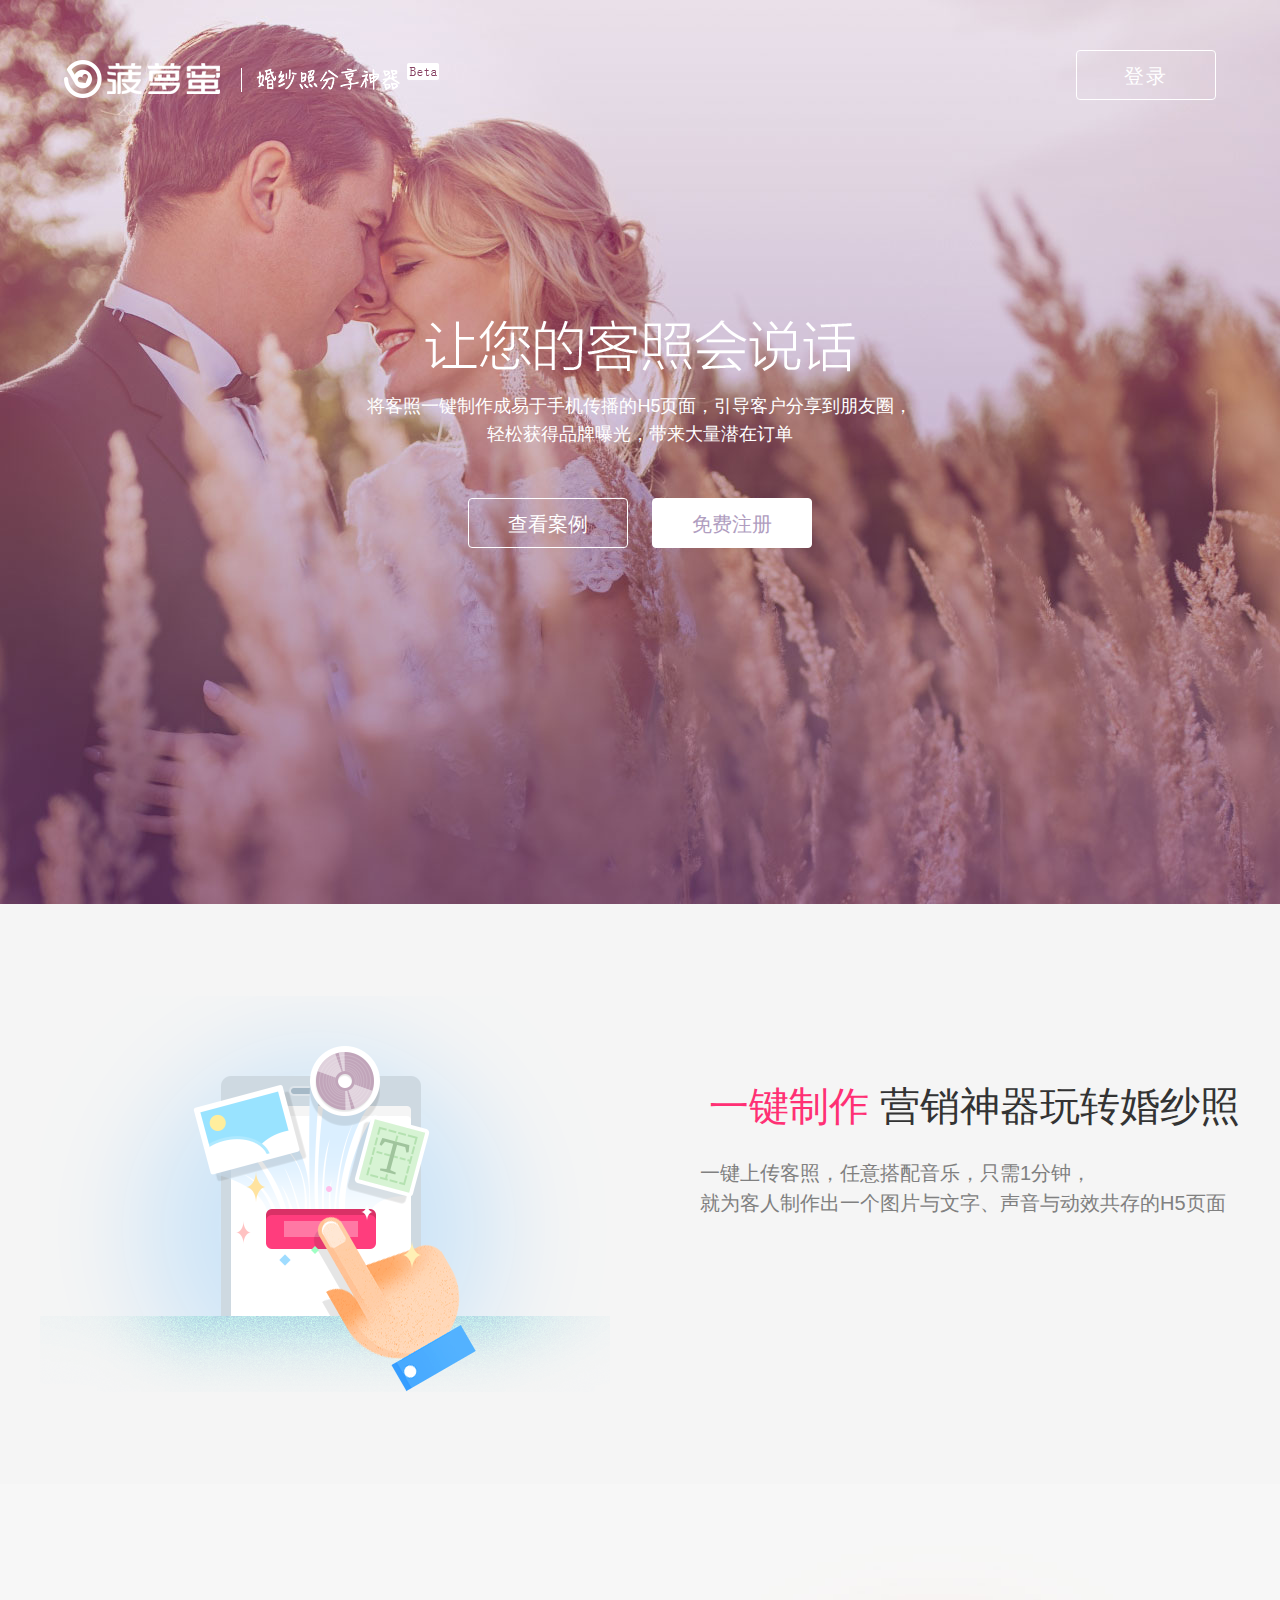
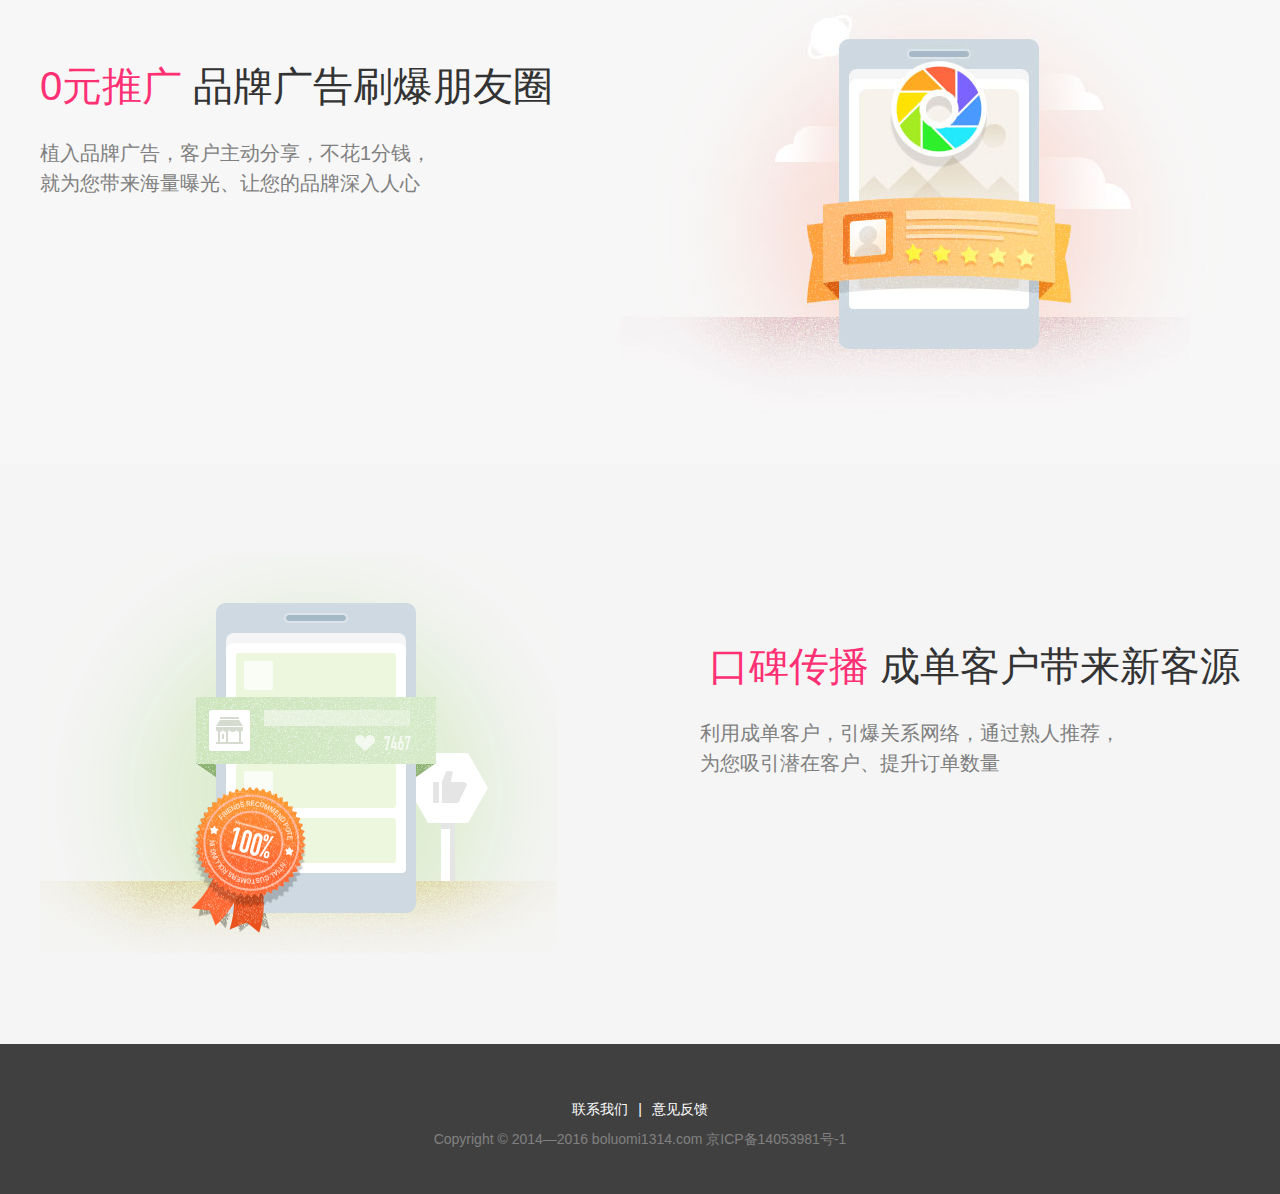
<file: index.html>
<!DOCTYPE html>
<!--[if lt IE 7]>
<html lang="zh" ng-app="myApp" class="no-js lt-ie9 lt-ie8 lt-ie7"> <![endif]-->
<!--[if IE 7]>
<html lang="zh" ng-app="myApp" class="no-js lt-ie9 lt-ie8"> <![endif]-->
<!--[if IE 8]>
<html lang="zh" ng-app="myApp" class="no-js lt-ie9"> <![endif]-->
<!--[if gt IE 8]><!-->
<html lang="zh" ng-app="myApp" class="no-js"> <!--<![endif]-->

<html lang="zh" ng-app="myApp" ng-strict-di>
<head>
    <meta charset="utf-8">
    <meta http-equiv="X-UA-Compatible" content="IE=edge">
    <title>菠萝蜜官网</title>
    <meta name="description" content="">
    <meta name="viewport" content="width=device-width, initial-scale=1">
    <link rel="stylesheet" href="bower_components/bootstrap/dist/css/bootstrap.min.css"/>
    <link rel="stylesheet" href="css/main.css"/>
    <!-- 百度统计代码 -->
    <script>
    var _hmt = _hmt || [];
    (function() {
      var hm = document.createElement("script");
      hm.src = "//hm.baidu.com/hm.js?0776e57fa0dc9aa0ccfdaff776235733";
      var s = document.getElementsByTagName("script")[0]; 
      s.parentNode.insertBefore(hm, s);
    })();
    </script>
     <!-- 百度统计代码 -->
    <script src="http://api.map.baidu.com/api?v=1.5&ak=5U8M51SeGixHSOHsMzKLt1NG" type="text/javascript"></script>
</head>

<script src="bower_components/angular/angular.min.js"></script>
<script src="bower_components/angular-ui-router/release/angular-ui-router.min.js"></script>
<script src="bower_components/angular-bootstrap/ui-bootstrap-tpls.min.js"></script>
<script src="bower_components/angular-animate/angular-animate.min.js"></script>
<script src="bower_components/angular-ui-switch/angular-ui-switch.min.js"></script>
<script src="bower_components/angular-cookies/angular-cookies.min.js"></script>
<script src="bower_components/ng-file-upload/ng-file-upload-all.min.js"></script>
<script src="bower_components/ng-sortable/dist/ng-sortable.min.js"></script>
<script src="bower_components/qrcode-generator/js/qrcode.js"></script>
<script src="bower_components/qrcode-generator/js/qrcode_UTF8.js"></script>
<script src="bower_components/angular-qrcode/angular-qrcode.js"></script>
<script src="bower_components/angular-permission/dist/angular-permission.js"></script>
<script src="bower_components/angular-messages/angular-messages.min.js"></script>
<script src="bower_components/angular-progress-button/src/progress-button.js"></script>
<script src="bower_components/angular-progress-button/src/progress-button.css"></script>
<script src="bower_components/angular-sortable-view/src/angular-sortable-view.min.js"></script>

<link rel="stylesheet" type="text/css" href="bower_components/ng-sortable/dist/ng-sortable.min.css">

<script src="components/version/version.js"></script>
<script src="components/version/version-directive.js"></script>
<script src="components/version/interpolate-filter.js"></script>



<script src="config.js"></script>
<!--<script src="app.js"></script>-->
<script src="min/app.min.js"></script>

<script src="directives/baiduMap.js"></script>
<script src="directives/loginForget.directive.js"></script>
<script src="directives/mapModal.directive.js"></script>


<!--<script src="controllers/app/contents.js"></script>-->
<!--<script src="controllers/admin/admin.js"></script>-->
<!--<script src="controllers/app/app.controller.js"></script>-->


<!--<script src="services/authentication.service.js"></script>-->
<!--<script src="services/flash.service.js"></script>-->
<!--<script src="services/data.service.js"></script>-->
<!--<script src="services/user.service.js"></script>-->
<!--<script src="services/geocoder.service.js"></script>-->
<!--<script src="services/utils.service.js"></script>-->
<script src="min/services.min.js"></script>



<!--<script src="controllers/header/header.controller.js"></script>-->
<!--<script src="controllers/index/index.controller.js"></script>-->
<!--<script src="controllers/login/login.controller.js"></script>-->
<!--<script src="controllers/register/register.controller.js"></script>-->
<!--<script src="controllers/content/content.controller.js"></script>-->
<!--<script src="controllers/sidebar/sidebar.controller.js"></script>-->
<!--<script src="controllers/detail/detail.controller.js"></script>-->
<!--<script src="controllers/brand/brand.controller.js"></script>-->
<!--<script src="controllers/audit/audit.controller.js"></script>-->
<!--<script src="controllers/main/main.controller.js"></script>-->
<!--<script src="controllers/reset_password/resetPassword.controller.js"></script>-->
<!--<script src="controllers/reset_account/resetAccount.controller.js"></script>-->
<!--<script src="controllers/update_password/updatePassword.controller.js"></script>-->
<!--<script src="controllers/information/information.controller.js"></script>-->
<!--<script src="controllers/advertisement/advertisement.controller.js"></script>-->
<!--<script src="controllers/admin/main/adminMain.controller.js"></script>-->
<!--<script src="controllers/admin/login/login.controller.js"></script>-->
<!--<script src="controllers/admin/merchants/merchants.controller.js"></script>-->
<!--<script src="controllers/admin/products/products.controller.js"></script>-->
<!--<script src="controllers/admin/product/product.controller.js"></script>-->
<!--<script src="controllers/admin/merchant/merchant.controller.js"></script>-->
<!--<script src="controllers/preview/preview.controller.js"></script>-->

<script src="min/controllers.min.js"></script>


<body>
<!--[if lt IE 7]>
<p class="browsehappy">You are using an <strong>outdated</strong> browser. Please <a href="http://browsehappy.com/">upgrade
    your browser</a> to improve your experience.</p>
<![endif]-->


<div ng-controller="appController">
    <div ui-view></div>
</div>
<div>
    <div ng-include="'views/footer.view.html'"></div>
</div>
</body>
</html>
</file>
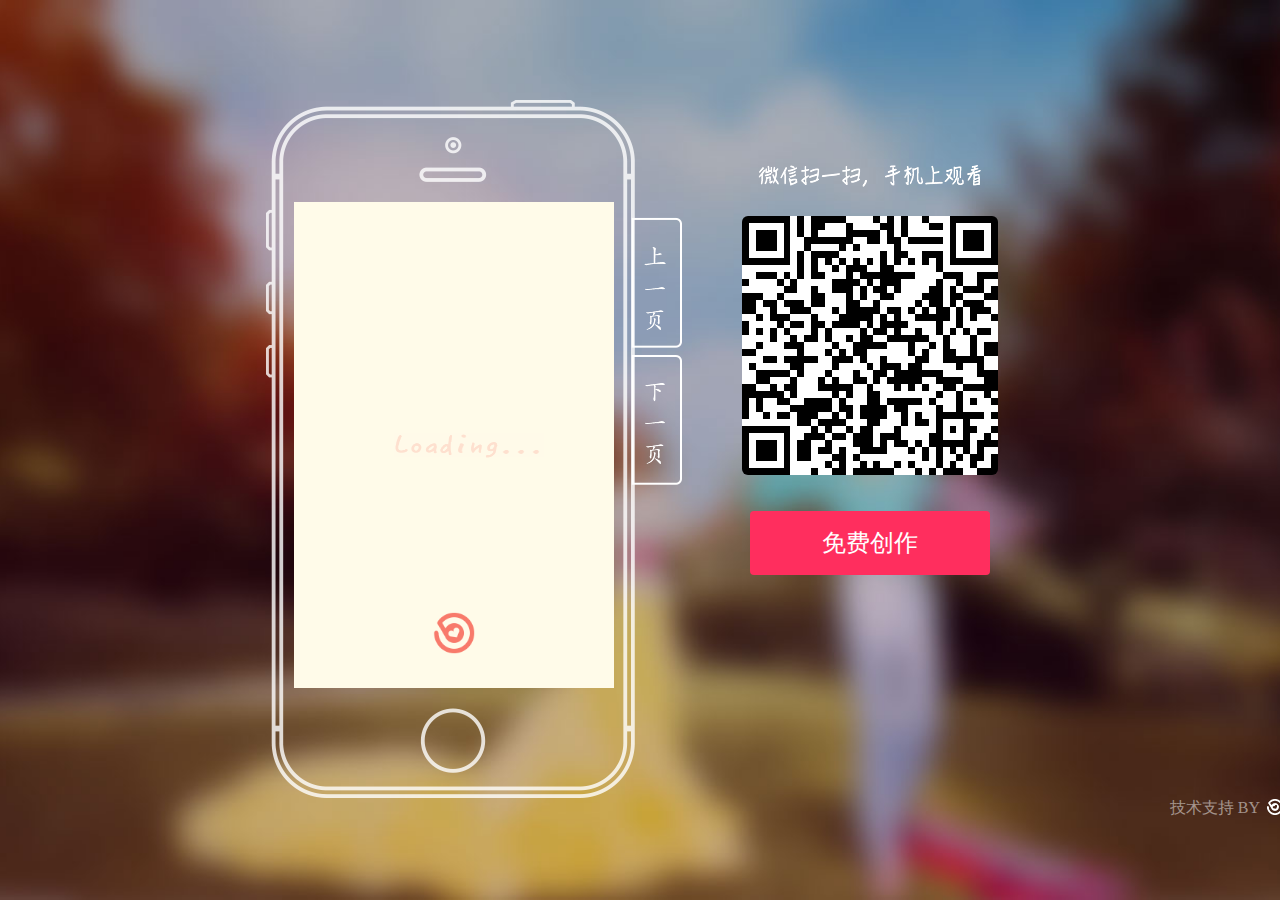
<file: demo/main.html>
<!DOCTYPE html>
<html lang="zh-CN">
<head>
	<meta charset="utf-8" />
	<meta id="eqMobileViewport" name="viewport" content="width=device-width" />
	<meta name="description" content="本作品由菠萝蜜支持创作。菠萝蜜，让您的婚纱照图文并茂、音乐与动效共存，实属分享之神器呀~" />
	<link href="css/islider.css" rel="stylesheet">
	<link href="css/Animation.css" rel="stylesheet">
	<link href="css/mySlider.css" rel="stylesheet">
	<!-- 百度统计代码 -->
	<script>
	var _hmt = _hmt || [];
	(function() {
	  var hm = document.createElement("script");
	  hm.src = "//hm.baidu.com/hm.js?0776e57fa0dc9aa0ccfdaff776235733";
	  var s = document.getElementsByTagName("script")[0]; 
	  s.parentNode.insertBefore(hm, s);
	})();
	</script>
	 <!-- 百度统计代码 -->
	<script src="js/jweixin.js"></script>
	<script src="js/jquery.js"></script>
	<script src="js/islider.js"></script>
	<script src="js/base.js"></script>
	<script src="js/mySlider.js"></script>
	<title></title>
</head>
<body>

	<div class="loading">
		<div class="imgDs">
			<span class="imgDs-1th" style=""></span>
			<span class="imgDs-2th" style=""></span>
			<span class="imgDs-3th" style=""></span>
			<span class="imgDs-4th" style=""></span>
			<span class="imgDs-5th" style=""></span>
			<span class="imgDs-6th" style=""></span>
			<span class="imgDs-7th" style=""></span>
			<span class="imgDs-8th" style=""></span>
			<span class="imgDs-9th" style=""></span>
			<span class="imgDs-10th" style=""></span>
		</div>
		<img class="load_logo" src="./img/load_logo.png"/>
	</div>
	<!-- Outer Canvas 外层画布 -->
	<div id="iSlider-wrapper"></div>
	<!-- <div class="idxIcon" href="img/indexIcon.png"><a href="infoC.html"></a></div> -->
	<div id="audio_btn" class="audioIocn audio-on">
	    <audio loop="loop" src="" id="audio" autoplay="autoplay" preload="preload"></audio>
	</div>
	<div id="iSlider-arrow"><img src="img/btn_arrow.png" /></div>
	<script src="http://api.map.baidu.com/api?v=1.5&ak=5U8M51SeGixHSOHsMzKLt1NG" type="text/javascript"></script>
</body>
</html>
</file>
<file: css/main.css>
@charset "UTF-8";
body,
div,
dl,
dt,
dd,
ul,
ol,
li,
h1,
h2,
h3,
h4,
h5,
h6,
form,
input,
textarea,
p,
th,
td {
  margin: 0;
  padding: 0;
}
address,
em,
strong,
th {
  font-style: normal;
  font-weight: normal;
}
fieldset,
img {
  border: 0;
}
ol,
ul {
  list-style: none;
}
caption,
th {
  text-align: left;
}
h1,
h2,
h3,
h4,
h5,
h6 {
  font-size: 100%;
  font-weight: normal;
}
q:before,
q:after {
  content: '';
}
input,
button {
  background: none;
  border: none;
}
input:focus {
  outline: none;
}
body {
  background: #f5f5f5;
}
a {
  color: #000;
}
a:hover {
  text-decoration: none;
}
a:focus {
  text-decoration: none;
}
.help {
  display: inline-block;
  width: 32px;
  height: 32px;
  background: url(../img/help.png) no-repeat;
  vertical-align: middle;
  cursor: pointer;
}
.music_delete {
  display: inline-block;
  width: 26px;
  height: 26px;
  background: url(../img/delete.png) no-repeat;
  background-size: contain;
  vertical-align: middle;
  cursor: pointer;
}
.b_state_a:hover {
  background-color: #e51f4b;
}
.b_state_a:active {
  background-color: #d3143e;
}
.b_state_b:hover {
  background-color: #ff2b5a;
  color: #fff;
}
.b_state_b:active {
  background-color: #e51f4b;
  color: #fff;
}
.b_state_c:hover {
  background-color: rgba(255, 255, 255, 0.2);
}
.b_state_c:active {
  background-color: rgba(255, 255, 255, 0.5);
}
.b_state_d:hover {
  background-color: rgba(255, 255, 255, 0.8);
}
.b_state_d:active {
  background-color: rgba(255, 255, 255, 0.7);
}
.header {
  background: #fff;
  padding: 20px 0;
  margin-bottom: 40px;
  box-shadow: 0px 0px 2px 1px rgba(0, 0, 0, 0.2);
}
.header h1 {
  float: left;
  margin: 0;
}
.header .b_logo {
  display: block;
  width: 316px;
  height: 38px;
  text-indent: -9999px;
  background: url(../img/manage_bg.png) no-repeat;
}
.header .brand_info {
  float: right;
  line-height: 46px;
}
.header .user_photo {
  float: left;
  width: 46px;
  height: 46px;
  background: url(../img/photo.png);
  border-radius: 50%;
  overflow: hidden;
}
.header h4 {
  float: left;
  height: 46px;
  line-height: 46px;
  font-size: 16px;
  padding: 0 30px 0 18px;
  margin: 0;
}
.header .quit_btn {
  float: left;
  font-size: 14px;
  color: #8d8d8d;
  cursor: pointer;
}
.header .quit_btn:hover {
  color: #FC2453;
}
.user_info_wrap {
  float: left;
}
.user_info_wrap:hover {
  color: #fc2453 !important;
}
.user_info_wrap:focus {
  color: #000;
}
.mana_main {
  width: 1200px;
  margin: 0 auto 50px;
  background: #fff;
  border: 1px solid #dededd;
}
.set_wrap dt {
  height: 20px;
  line-height: 20px;
  text-indent: 110px;
  background: url(../img/icon_1.png) no-repeat;
  background-position: 86px center;
  margin: 16px 0;
  color: #8d8d8d;
}
.set_wrap dt.set_tit {
  background-image: url(../img/icon_2.png);
}
.set_wrap dd {
  height: 42px;
  line-height: 42px;
  text-indent: 110px;
  cursor: pointer;
}
.set_wrap dd.cur {
  background: -webkit-linear-gradient(left, #FB2252, #fe325f);
  background: linear-gradient(left, #FB2252, #fe325f);
  color: #fff;
}
.set_wrap dd.cur:hover {
  background: -webkit-linear-gradient(left, #FB2252, #fe325f);
  background: linear-gradient(left, #FB2252, #fe325f);
  color: #fff;
}
.set_wrap dd:hover {
  color: #383838;
  background: #E0E0E0;
}
.set_wrap dd:active {
  background: -webkit-linear-gradient(left, #FB2252, #fe325f);
  background: linear-gradient(left, #FB2252, #fe325f);
  color: #fff;
}
.curmb {
  width: 820px;
  padding: 20px 0 22px 0;
  margin-bottom: 30px;
  margin-left: 20px;
  border-bottom: 1px solid #dededd;
}
.curmb a {
  color: #5A5959;
}
.footer {
  background: #404040;
  text-align: center;
  padding: 45px 0;
}
.footer p {
  color: #808080;
  padding-top: 10px;
}
.footer .contact-we {
  color: #fff;
}
.footer a {
  color: #fff;
  padding: 0 6px;
}
.i_btn {
  display: inline-block;
  width: 130px;
  height: 42px;
  line-height: 42px;
  color: #fff;
  text-align: center;
  background: -moz-linear-gradient(left, #ff7392, #fe325f);
  background: -webkit-linear-gradient(left, #ff7392, #fe325f);
  background: -o-linear-gradient(left, #ff7392, #fe325f);
  background: linear-gradient(left, #ff7392, #fe325f);
  cursor: pointer;
}
.i_btn:hover {
  color: #fff;
}
.i_btn:focus {
  color: #fff;
}
.col_cont {
  padding-left: 0;
  border-left: 1px solid #dededd;
}
/*.inner{
	width:1200px;
	margin:0 auto;
	.clearfix();
}*/
.my_sider {
  padding: 0;
}
.container {
  padding: 0;
}
.base_info {
  padding-bottom: 30px;
}
/*后台分享*/
.ang_content .edit_wrap .pagination {
  float: left;
  width: 590px;
}
.ang_content .edit_wrap .pagination a {
  margin: 0 6px;
  padding: 6px 20px;
  border-radius: 17px !important;
  color: #000;
}
.ang_content .edit_wrap .pagination a.omit {
  border-color: #fff;
  font-size: 30px;
  line-height: 8px;
}
.ang_content .edit_wrap .pagination a.omit:hover {
  background: #fff;
}
.ang_content .edit_wrap .pagination a:hover {
  background-color: #e6e6e6 !important;
}
.ang_content .edit_wrap .pagination a:active {
  background-color: #cccccc !important;
}
.ang_content .edit_wrap .go_zone {
  float: left;
  width: 236px;
  margin: 20px 0;
  text-align: right;
}
.ang_content .edit_wrap .go_zone input {
  width: 60px;
  height: 34px;
  border: 1px solid #ddd;
  border-radius: 20px;
  margin: 0 10px;
  text-align: center;
}
.ang_content .edit_wrap .go_zone a {
  display: inline-block;
  width: 58px;
  height: 34px;
  line-height: 34px;
  text-align: center;
  border: 1px solid #ddd;
  border-radius: 29px;
  margin-left: 10px;
}
.ang_content .edit_wrap .go_zone a:hover {
  background-color: #e6e6e6;
}
.ang_content .edit_wrap .go_zone a:active {
  background-color: #cccccc;
}
.ang_content .edit_zone {
  width: 890px;
  padding-left: 20px;
  zoom: 1;
}
.ang_content .edit_zone:after {
  content: "";
  display: table;
  clear: both;
}
.ang_content .edit_zone li {
  float: left;
  width: 240px;
  height: 380px;
  margin: 0 50px 50px 0;
  box-shadow: 2px 3px 11px 0px rgba(0, 0, 0, 0.2);
}
.ang_content .edit_zone li.new_pic {
  background: #f2f2f2;
}
.ang_content .edit_zone li.new_pic i {
  display: block;
  width: 140px;
  height: 140px;
  border: 1px dashed #ccc;
  margin: 90px auto 30px;
  background: url(../img/icon_add.png) no-repeat center;
  cursor: pointer;
}
.ang_content .edit_zone li.new_pic p {
  text-align: center;
  color: #8d8d8d;
}
.ang_content .edit_zone .img_box {
  width: 240px;
  height: 240px;
  overflow: hidden;
  position: relative;
  border-radius: 6px;
  border-bottom-left-radius: 0;
  border-bottom-right-radius: 0;
}
.ang_content .edit_zone .img_box img {
  display: block;
}
.ang_content .edit_zone .img_box p {
  position: absolute;
  left: 0;
  bottom: 0;
  width: 100%;
  height: 40px;
  line-height: 40px;
  text-align: center;
  background: rgba(0, 0, 0, 0.4);
  color: #fff;
}
.ang_content .edit_zone h4 {
  text-align: center;
  font-size: 16px;
  padding: 18px 0;
  overflow: hidden;
  text-overflow: ellipsis;
  white-space: nowrap;
}
.ang_content .edit_zone .pic_status {
  text-align: center;
}
.ang_content .edit_zone .pic_status strong {
  font-weight: bold;
}
.ang_content .edit_zone .pic_status strong:nth-of-type(1) {
  margin-right: 13px;
}
.ang_content .edit_zone .btn_zone {
  padding-top: 26px;
  text-align: center;
}
.ang_content .edit_zone .btn_zone a {
  display: inline-block;
  width: 96px;
  height: 28px;
  line-height: 28px;
  border: 1px solid #c9c9c9;
  margin: 0 4px;
  border-radius: 14px;
  text-indent: 20px;
  font-size: 12px;
  color: #8d8d8d;
  background-position: 28px center;
  background-repeat: no-repeat;
}
.ang_content .edit_zone .btn_zone a.edit {
  background-image: url(../img/icon_pencil.png);
}
.ang_content .edit_zone .btn_zone a.delete {
  background-image: url(../img/icon_delete.png);
}
.ang_content .edit_zone .btn_zone a:hover {
  background-color: #e6e6e6;
}
.ang_content .edit_zone .btn_zone a:active {
  background-color: #cccccc;
}
.ang_content .mana_page {
  padding: 0 0 20px 20px;
  zoom: 1;
}
.ang_content .mana_page:after {
  content: "";
  display: table;
  clear: both;
}
.ang_content .pagination > .active > a,
.ang_content .pagination > .active > span,
.ang_content .pagination > .active > a:hover,
.ang_content .pagination > .active > span:hover,
.ang_content .pagination > .active > a:focus,
.ang_content .pagination > .active > span:focus {
  z-index: 2;
  background-color: #ccc !important;
  border-color: #ccc !important;
  color: #000 !important;
}
.ang_content .banner_pic {
  width: 100%;
  height: 100%;
}
.ang_content .pic {
  width: 240px;
  height: 240px;
}
.ang_content .pic > .qr_code {
  display: none;
}
.ang_content .pic > .img_box {
  display: block;
  position: relative;
}
.ang_content .item:hover .img_box p {
  display: none;
}
.ang_content .item:hover .qr_code {
  display: block;
}
.ang_content .qr_img {
  width: 100%;
  height: 100%;
}
.ang_content .write_page {
  width: 48px !important;
  border-radius: 8px !important;
}
.ang_content .pic {
  position: relative;
}
.ang_content .qr_code {
  position: absolute;
  top: 0;
  left: 0;
  width: 100%;
  background-color: rgba(0, 0, 0, 0.6);
  padding-bottom: 24px;
}
.ang_content .qr_img .qrcode {
  width: 180px;
  height: 180px;
  margin: 30px 0 0 30px;
}
/*后台基本信息*/
.ang_base_info .key {
  display: block;
  color: #8d8d8d;
  line-height: 44px;
  margin-bottom: 10px;
  text-align: right;
}
.ang_base_info .ipt {
  width: 500px;
  height: 44px;
  border: 1px solid #dcdcdb;
  background: #f7f7f7;
  padding: 0 8px;
  margin-bottom: 22px;
}
.ang_base_info .base_btn {
  display: block;
  width: 110px;
  height: 34px;
  line-height: 34px;
  text-align: center;
  border: 1px solid #dcdcdb;
  margin-top: 4px;
}
.ang_base_info .radio_zone {
  line-height: 44px;
  margin-bottom: 10px;
}
.ang_base_info .rad {
  display: inline-block;
  margin: 0 10px;
}
.ang_base_info select {
  width: 156px;
  height: 34px;
  line-height: 34px;
  border: 1px solid #dcdcdb;
  margin-top: 6px;
}
.ang_base_info .select_zone {
  padding-bottom: 26px;
}
.ang_base_info .save_btn {
  display: block;
  width: 130px;
  height: 42px;
  line-height: 42px;
  color: #fff;
  text-align: center;
  background: -moz-linear-gradient(left, #ff7392, #fe325f);
  background: -webkit-linear-gradient(left, #ff7392, #fe325f);
  background: -o-linear-gradient(left, #ff7392, #fe325f);
  background: linear-gradient(left, #ff7392, #fe325f);
  margin: 60px 0 0 140px;
  cursor: pointer;
}
.ang_base_info .page_tips {
  text-align: center;
  color: #8d8d8d;
  line-height: 14px;
  padding-bottom: 36px;
}
.ang_base_info .page_tips i {
  display: inline-block;
  width: 14px;
  height: 14px;
  background: url(../img/icon_3.png) no-repeat;
  background-size: 100% 100%;
  vertical-align: middle;
  margin-right: 4px;
}
/*修改密码、修改账号*/
.ang_change_account {
  padding-bottom: 220px;
}
.ang_change_account .change_zone {
  padding-left: 20px;
}
.ang_change_account .change_zone li {
  margin-bottom: 24px;
  position: relative;
}
.ang_change_account .change_zone span {
  display: inline-block;
  width: 86px;
  height: 44px;
  line-height: 44px;
}
.ang_change_account .change_zone input {
  width: 340px;
  height: 42px;
  border: 1px solid #dcdcdb;
  padding: 0 8px;
  background: #f7f7f7;
}
.ang_change_account .change_zone .code input {
  width: 206px;
}
.ang_change_account .change_zone .code a {
  display: inline-block;
  width: 110px;
  height: 42px;
  line-height: 42px;
  text-align: center;
  border: 1px solid #dcdcdb;
  margin-left: 20px;
}
.ang_change_account .change_zone .error {
  position: absolute;
  left: 440px;
  top: 14px;
  color: #ff0000;
}
.ang_change_account .change_zone .sign {
  position: relative;
  color: #fe3a65;
  padding-right: 4px;
  font-size: 22px;
  top: 8px;
}
.ang_change_account .b_state_e:hover {
  background: -webkit-linear-gradient(left, #FD6183, #fe325f);
  background: linear-gradient(left, #FD6183, #fe325f);
}
.ang_change_account .b_state_e:active {
  background: -webkit-linear-gradient(left, #FB2252, #fe325f);
  background: linear-gradient(left, #FB2252, #fe325f);
}
.ang_change_account .b_state_f:hover {
  background-color: #e6e6e6;
}
.ang_change_account .b_state_f:active {
  background-color: #cccccc;
}
/*首页*/
.ang_main {
  /*ÖÆ×÷H5·ÖÏíµÄwebÒ³Ãæ*/
}
.ang_main .banner {
  height: 904px;
  position: relative;
  background: url(../img/banner.jpg) no-repeat center top;
}
.ang_main .banner .inner {
  max-width: 1330px;
  width: 90%;
  height: 100%;
  margin: 0 auto;
  padding-top: 60px;
}
.ang_main .banner .sign-in-btn {
  float: right;
  width: 140px;
  height: 50px;
  text-align: center;
  line-height: 50px;
  border: 1px solid #fff;
  border-radius: 4px;
  margin-top: -10px;
  font-size: 20px;
  color: #fff;
  letter-spacing: 2px;
}
.ang_main .banner .txt {
  width: 430px;
  height: 52px;
  background: url(../img/txt.png) no-repeat;
  background-size: 100%;
  margin: 0 auto;
  position: relative;
  top: 260px;
}
.ang_main .banner .t_wrap {
  padding-top: 280px;
}
.ang_main .banner p {
  text-align: center;
  font-size: 18px;
  color: #fff;
  line-height: 28px;
}
.ang_main .banner .btn_wrap {
  text-align: center;
  padding-top: 50px;
}
.ang_main .banner .view-case-btn,
.ang_main .banner .free-register-btn {
  display: inline-block;
  width: 160px;
  height: 50px;
  border: 1px solid #fff;
  border-radius: 4px;
  text-align: center;
  line-height: 50px;
  font-size: 20px;
  color: #fff;
  cursor: pointer;
  margin: 0 10px;
}
.ang_main .banner .free-register-btn {
  color: #b09dc0;
  background: #fff;
}
.ang_main .banner .free_btn {
  display: none;
}
.ang_main .web_logo {
  float: left;
  width: 375px;
  height: 38px;
  background: url(../img/web_logo.png) no-repeat center;
}
.ang_main .content .inner {
  max-width: 1200px;
  height: 580px;
  margin: 0 auto;
  background: url(../img/bg_1.png) no-repeat left center;
}
.ang_main .content .advan_mode dl {
  float: right;
  width: 540px;
}
.ang_main .content .mode_2 {
  background-color: #f7f7f7;
}
.ang_main .content .mode_2 .inner {
  background: url(../img/bg_2.jpg) no-repeat right center;
}
.ang_main .content .mode_2 h2 {
  text-align: left;
}
.ang_main .content .mode_2 dl {
  float: none;
}
.ang_main .content .mode_3 .inner {
  background-image: url(../img/bg_3.png);
}
.ang_main .content h2 {
  font-size: 40px;
  padding: 180px 0 30px;
  text-align: right;
}
.ang_main .content strong {
  color: #ff3074;
}
.ang_main .content dd {
  color: #808080;
  font-size: 20px;
  line-height: 30px;
}
.ang_main .footer {
  height: 150px;
  background: #404040;
  text-align: center;
}
.ang_main .footer .contact-we {
  display: block;
  font-size: 18px;
  color: #fff;
  padding: 50px 0 16px;
}
.ang_main .footer .copyRight {
  font-size: 14px;
  color: #808080;
}
@media screen and (max-width: 1030px) {
  .ang_main .content .inner {
    background-position: center top;
  }
  .ang_main .content .advan_mode {
    text-align: center;
  }
  .ang_main .content .advan_mode dl {
    float: none;
    width: auto;
  }
  .ang_main .content .mode_2 h2 {
    text-align: center;
  }
  .ang_main .content .mode_2 dl {
    float: none;
  }
  .ang_main .content .mode_2 .inner {
    background-position: center -128px;
  }
  .ang_main .content h2 {
    padding: 404px 0 20px;
    text-align: center;
  }
}
@media screen and (max-width: 920px) {
  .ang_main .banner .txt {
    width: 332px;
  }
  .ang_main .banner p {
    font-size: 16px;
  }
  .ang_main .banner .sign-in-btn,
  .ang_main .banner .view-case-btn,
  .ang_main .banner .free-register-btn {
    display: none;
  }
  .ang_main .banner .gopc_btn {
    display: inline-block;
  }
}
@media screen and (max-width: 866px) {
  .ang_main .content h2 {
    font-size: 30px;
  }
  .ang_main .content dd {
    font-size: 16px;
  }
}
@media screen and (max-width: 630px) {
  .ang_main .web_logo {
    float: none;
    margin: 0 auto;
  }
  .ang_main .txt {
    top: 332px;
  }
  .ang_main .banner {
    background-position: -548px top;
  }
  .ang_main .banner p {
    line-height: 22px;
  }
}
@media screen and (max-width: 480px) {
  .ang_main .banner .view-case-btn,
  .ang_main .banner .free-register-btn {
    display: block;
    margin: 28px auto 0;
    display: none;
  }
  .ang_main .banner .txt {
    width: 80%;
  }
  .ang_main .banner .sign-in-btn {
    display: none;
  }
  .ang_main .banner .free_btn {
    display: block;
  }
  .ang_main .banner .web_logo {
    width: 90%;
    background-size: contain;
  }
}
.ang_main .link-box {
  position: fixed;
  top: 40%;
  left: 50%;
  width: 210px;
  height: 230px;
  background: url(../img/tips-3g.png) no-repeat top center;
  margin: -115px 0 0 -105px;
  z-index: 999;
  background-size: cover;
  display: block;
}
.ang_main .link-box a {
  text-decoration: none;
  display: block;
  text-align: center;
}
.ang_main .link-box .link-a {
  font-size: 12px;
  color: #ff2b5a;
  padding: 136px 0 20px;
}
.ang_main .link-box .i-know {
  width: 180px;
  height: 40px;
  line-height: 40px;
  color: #fff;
  background: #ff2b5a;
  margin: 0 auto;
  border-radius: 4px;
}
@media screen and (max-width: 420px) {
  .ang_main .banner {
    height: 800px;
  }
  .ang_main .content h2 {
    font-size: 20px;
  }
  .ang_main .content dd {
    font-size: 12px;
  }
}
.ang_main .tipsBox {
  position: fixed;
  top: 50%;
  left: 50%;
  width: 350px;
  padding: 170px 32px 0;
  margin-left: -210px;
  margin-top: -270px;
  background: #fff url(../img/login-bg.jpg) no-repeat top center;
  border-radius: 4px;
  z-index: 101;
  box-sizing: content-box;
}
.ang_main .tipsBox .close-btn {
  width: 30px;
  height: 30px;
  background: #fff;
  position: absolute;
  top: -15px;
  right: -15px;
  background: url(../img/close-icon.png) no-repeat;
  cursor: pointer;
}
.ang_main .tipsBox .ipt {
  display: block;
  width: 96%;
  height: 44px;
  line-height: 44px \9;
  border-bottom: #e5e5e5 solid 1px;
  margin-top: 14px;
  color: #b8b8b8;
  padding: 0 2%;
}
.ang_main .tipsBox .info {
  height: 26px;
  padding: 0 10px;
  color: #808080;
}
.ang_main .tipsBox .forget-link {
  float: right;
  font-size: 16px;
  color: #ff2b5a;
}
.ang_main .login-zone {
  padding-bottom: 16px;
  border-radius: 6px;
}
.ang_main .login-zone .login-btn,
.ang_main .login-zone .brand-regist-btn {
  display: block;
  width: 100%;
  height: 60px;
  line-height: 60px;
  text-align: center;
  color: #fff;
  background: #ff2b5a;
  font-size: 20px;
  margin: 36px 0 12px;
  border-radius: 4px;
}
.ang_main .login-zone .brand-regist-btn {
  background: #fff;
  color: #ff2b5a;
  border: 1px solid #ff2b5a;
  margin-top: 30px;
}
.ang_main .forget-zone {
  padding-bottom: 18px;
  background-image: url(../img/forget-bg.jpg);
}
.ang_main .forget-zone .ipt-zone {
  position: relative;
}
.ang_main .forget-zone .get-code {
  color: #ff2b5a;
  position: absolute;
  top: 10px;
  right: 10px;
  cursor: pointer;
}
.ang_main .forget-zone .finish-btn {
  display: block;
  height: 60px;
  line-height: 60px;
  text-align: center;
  color: #fff;
  background: #ff2b5a;
  font-size: 20px;
  border-radius: 4px;
  margin: 30px 0 12px;
}
.ang_main .mask {
  position: fixed;
  z-index: 100;
  left: 0;
  top: 0;
  right: 0;
  bottom: 0;
  background: #000;
  opacity: .5;
  filter: alpha(opacity=50);
}
.ang_main .regist-bg {
  background-image: url(../img/banner.jpg);
}
.ang_main .web_share {
  background: url(../img/web_share_bg.jpg) no-repeat top center;
}
.ang_main .web_share .cont {
  width: 898px;
  margin: 0 auto;
  padding: 120px 0 120px 304px;
  box-sizing: content-box;
  zoom: 1;
}
.ang_main .web_share .cont:after {
  content: "";
  display: table;
  clear: both;
}
.ang_main .web_share .phone_mode {
  float: left;
  width: 416px;
  height: 698px;
  background: url(../img/phone_line.png) no-repeat;
  margin-right: 60px;
  position: relative;
}
.ang_main .web_share .sweep_wrap {
  float: left;
  padding-top: 60px;
}
.ang_main .web_share .sweep_wrap h3 {
  height: 32px;
  text-align: center;
  margin-bottom: 24px;
}
.ang_main .web_share .free_creation {
  display: block;
  width: 240px;
  height: 64px;
  line-height: 64px;
  text-align: center;
  color: #fff;
  background: #ff2e5e;
  border-radius: 4px;
  margin: 36px auto 0;
  font-size: 24px;
}
.ang_main .web_share .footer {
  background: #fff;
}
.ang_main .web_share .footer h1 {
  padding: 26px 0;
}
.ang_main .web_share .footer p {
  color: #ff2e5e;
}
.ang_main .gopc_btn {
  display: none;
  width: 160px;
  height: 50px;
  border: 1px solid #fff;
  border-radius: 4px;
  text-align: center;
  line-height: 50px;
  font-size: 20px;
  cursor: pointer;
  margin: 0 10px;
  color: #b09dc0;
  background: #fff;
}
.ang_content_detail {
  /* Put your css in here */
  /*.sortable-row:after {
        content: ".";
        display: block;
        height: 0;
        clear: both;
        visibility: hidden;
    }*/
}
.ang_content_detail .page_face {
  height: 240px;
  margin-bottom: 30px;
}
.ang_content_detail .page_face .img_box {
  width: 240px;
  height: 240px;
  float: left;
  border: 1px solid #ece7ec;
  overflow: hidden;
  margin-right: 40px;
  position: relative;
}
.ang_content_detail .page_face input {
  width: 540px;
  height: 44px;
  border: 1px solid #dcdcdb;
  padding: 0 8px;
  margin-bottom: 22px;
  background-color: #f7f7f7;
  border-radius: 4px;
  color: #333;
}
.ang_content_detail .page_face input:focus {
  border-color: #fe325f;
}
.ang_content_detail .page_face textarea {
  width: 540px;
  height: 124px;
  border: 1px solid #dcdcdb;
  padding: 8px;
  resize: none;
  outline: 0;
  border-radius: 4px;
  color: #333;
}
.ang_content_detail .page_face textarea:focus {
  border-color: #fe325f;
}
.ang_content_detail .page_face p {
  position: absolute;
  bottom: 0;
  left: 0;
  width: 100%;
  height: 40px;
  line-height: 40px;
  text-align: center;
  color: #fff;
  background: rgba(0, 0, 0, 0.5);
  cursor: pointer;
}
.ang_content_detail .page_face h4 {
  color: #868686;
  padding-bottom: 10px;
}
.ang_content_detail .choice_type li {
  margin-bottom: 30px;
}
.ang_content_detail .choice_type span {
  color: #8d8d8d;
  margin-right: -8px;
}
.ang_content_detail .choice_type select {
  width: 156px;
  height: 32px;
  border: 1px solid #dcdcdb;
  cursor: pointer;
}
.ang_content_detail .choice_type .chec {
  vertical-align: middle;
  margin: 0 4px 0 0;
}
.ang_content_detail .choice_type strong {
  vertical-align: middle;
}
.ang_content_detail .choice_type .base_btn {
  display: inline-block;
  width: 110px;
  height: 34px;
  line-height: 34px;
  text-align: center;
  border: 1px solid #dcdcdb;
  margin-left: 20px;
  cursor: pointer;
}
.ang_content_detail .choice_type li .tips {
  padding: 0;
}
.ang_content_detail .choice_type input[type="checkbox"] {
  margin: 0;
  vertical-align: middle;
}
.ang_content_detail .share_wrap {
  padding: 0 0 20px 20px;
}
.ang_content_detail .share_wrap .tips {
  color: #8d8d8d;
  font-size: 14px;
}
.ang_content_detail .share_wrap .upload_zone {
  width: 714px;
  height: 360px;
  border: 1px solid #dcdcdb;
  margin: 30px 0;
  padding: 10px 0 0 10px;
  overflow: auto;
}
.ang_content_detail .share_wrap .upload_zone li {
  width: 150px;
  height: 236px;
  border: 1px solid #dcdcdb;
  float: left;
  margin: 10px;
  position: relative;
  background: #f2f2f2;
}
.ang_content_detail .share_wrap .upload_zone li img {
  display: block;
}
.ang_content_detail .share_wrap .upload_zone li .mask {
  position: absolute;
  top: 0;
  left: 0;
  right: 0;
  bottom: 0;
  background: rgba(0, 0, 0, 0.5);
}
.ang_content_detail .share_wrap .upload_zone p {
  position: absolute;
  left: 1px;
  bottom: -2px;
  height: 40px;
  width: 100%;
  background: rgba(0, 0, 0, 0.4) url(../img/delect_icon.png) no-repeat center;
  cursor: pointer;
}
.ang_content_detail .share_wrap .pre_view {
  background: #fff;
  color: #000;
  border: 1px solid #dcdcdb;
  margin-left: 30px;
  margin: 0px 296px 0px 20px;
}
.ang_content_detail .share_wrap .pre_view:hover {
  color: #000;
}
.ang_content_detail .share_wrap .pre_view:active {
  color: #000;
}
.ang_content_detail .share_wrap .pre_view:focus {
  color: #000;
}
.ang_content_detail .share_wrap .pro {
  position: absolute;
  display: block;
  margin: 10px 0;
  width: 40%;
  top: 50%;
  left: 50%;
  z-index: 1;
  transform: translate(-50%, -50%);
}
.ang_content_detail .share_wrap .pro:before {
  content: "";
  position: absolute;
  padding: 4px;
  border: 2px solid #fff;
  width: 100%;
  top: -4px;
  left: -6px;
  box-sizing: content-box;
}
.ang_content_detail .share_wrap .pro .progress {
  height: 4px;
  background: none;
}
.ang_content_detail .share_wrap .pro .progress-bar-success {
  background: #fff;
}
.ang_content_detail .share_wrap .add_img {
  display: block;
  height: 234px;
  text-align: center;
  line-height: 234px;
  background: #f2f2f2 url(../img/add_img.png) no-repeat center;
  cursor: pointer;
}
.ang_content_detail .face_btn {
  margin-left: 578px;
}
.ang_content_detail #banner_progress_button {
  width: 100%;
  height: 100%;
  color: #fff;
}
.ang_content_detail .banner_pic {
  min-width: 100%;
  min-height: 100%;
  margin: auto;
  display: block;
  position: absolute;
  top: 0;
  left: 0;
  bottom: 0;
  right: 0;
}
.ang_content_detail #coverContainer {
  display: inline-block;
  position: relative;
}
.ang_content_detail #coverChangeBtn {
  position: absolute;
  bottom: 0;
  left: 0;
  width: 100%;
  background: rgba(255, 255, 255, 0.6);
}
.ang_content_detail .as-sortable-item,
.ang_content_detail .as-sortable-placeholder {
  display: inline-block;
  width: 200px;
  height: 300px;
  float: left;
}
.ang_content_detail #sortable-container {
  display: inline-block;
}
.ang_content_detail .infoL {
  box-sizing: content-box;
}
.ang_content_detail textarea {
  resize: none;
}
.ang_content_detail .music_z {
  font-size: 12px;
}
.ang_content_detail .delete {
  margin-left: 4px;
}
/*注册信息*/
.ang_register_brand_audit .banner {
  height: 240px;
  background: url(../img/finish-brand-info.jpg) no-repeat center;
}
.ang_register_brand_audit .banner .inner {
  max-width: 1330px;
  width: 90%;
  height: 100%;
  margin: 0 auto;
  padding-top: 60px;
}
.ang_register_brand_audit .banner .return_to_index_btn {
  display: block;
  width: 166px;
  height: 50px;
  margin: -43px 0 0 155px;
}
.ang_register_brand_audit .main {
  width: 550px;
  margin: 0 auto;
  font-size: 14px;
  padding-top: 74px;
}
.ang_register_brand_audit .main li {
  margin-bottom: 20px;
  zoom: 1;
}
.ang_register_brand_audit .main li:after {
  content: "";
  display: table;
  clear: both;
}
.ang_register_brand_audit .main .infoL {
  float: left;
  width: 100px;
  text-align: right;
  padding-right: 26px;
  line-height: 40px;
}
.ang_register_brand_audit .main .infoL i {
  font-style: normal;
  position: relative;
  top: 3px;
  color: red;
}
.ang_register_brand_audit .main .infoL span {
  display: inline-block;
}
.ang_register_brand_audit .main .infoR {
  float: left;
  width: 410px;
  position: relative;
}
.ang_register_brand_audit .main .infoR .ipt {
  width: 270px;
  height: 38px;
  line-height: 38px \9;
  border: 1px solid #cdcbcd;
  padding: 0 10px;
  background: #fff;
}
.ang_register_brand_audit .main .infoR a {
  display: inline-block;
  width: 110px;
  height: 38px;
  line-height: 38px;
  text-align: center;
  border: 1px solid #cdcbcd;
  background: #f2f2f2;
  color: #000;
  cursor: pointer;
}
.ang_register_brand_audit .main .infoR button {
  display: inline-block;
  width: 110px;
  height: 38px;
  line-height: 38px;
  text-align: center;
  border: 1px solid #cdcbcd;
  background: #f2f2f2;
  color: #000;
  cursor: pointer;
}
.ang_register_brand_audit .main .infoR label {
  display: inline-block;
  height: 40px;
  line-height: 40px;
  padding-right: 20px;
}
.ang_register_brand_audit .main .infoR label input {
  vertical-align: top;
  position: relative;
  top: 14px;
  *top: 2px;
  margin-right: 6px;
}
.ang_register_brand_audit .main .infoR select {
  height: 38px;
  border: 1px solid #cdcbcd;
  min-width: 100px;
  *margin-top: 10px;
}
.ang_register_brand_audit .main .infoR .help {
  display: inline-block;
  width: 32px;
  height: 32px;
  background: url(../img/help.png) no-repeat;
  vertical-align: middle;
  cursor: pointer;
  border: 0px;
}
.ang_register_brand_audit .main .error {
  position: absolute;
  top: 10px;
  left: 300px;
  color: red;
  font-size: 12px;
}
.ang_register_brand_audit .main .code-zone .ipt {
  width: 126px;
  margin-right: 10px;
}
.ang_register_brand_audit .main .code-zone .get-code {
  display: inline-block;
  width: 128px;
  height: 38px;
  line-height: 38px;
  text-align: center;
  border: 1px solid #cdcbcd;
  cursor: pointer;
  background: #fff;
}
.ang_register_brand_audit .main .code-zone .get-code:hover {
  background-color: #d9d9d9;
}
.ang_register_brand_audit .main .code-zone .get-code:active {
  background-color: #bfbfbf;
}
.ang_register_brand_audit .submit-btn {
  display: block;
  width: 290px;
  height: 46px;
  line-height: 46px;
  color: #fff;
  text-align: center;
  background: #ff2f60;
  margin: 50px auto 100px;
  cursor: pointer;
}
.ang_register_brand_audit .regist-bg {
  background-image: url(../img/regist-bg.jpg);
}
.ang_register_brand_audit .audit-bg {
  background-image: url(../img/audit-bg.jpg);
}
.ang_register_brand_audit .footer {
  height: 150px;
  background: #404040;
  text-align: center;
}
.ang_register_brand_audit .footer .contact-we {
  display: block;
  font-size: 18px;
  color: #fff;
  padding: 50px 0 16px;
}
.ang_register_brand_audit .footer .copyRight {
  font-size: 14px;
  color: #808080;
}
.ang_register_brand_audit .audit-tit {
  font-size: 30px;
  text-align: center;
  padding: 80px 0 16px;
}
.ang_register_brand_audit .audit-tips {
  font-size: 20px;
  color: #999;
  text-align: center;
}
.ang_register_brand_audit .i-know {
  margin: 100px auto 260px;
}
.ang_register_brand_audit .allmap {
  position: fixed !important;
  left: 50%;
  top: 0;
  box-shadow: 1px 1px 2px 1px rgba(0, 0, 0, 0.5);
  z-index: 999 !important;
}
.ang_register_brand_audit .tagging {
  display: inline-block;
  padding: 10px 30px;
  background: blue;
  color: #fff;
  border-radius: 4px;
  text-decoration: none;
}
.ang_register_brand_audit .closeBtn {
  position: fixed;
  right: 10px;
  top: 10px;
  font-size: 20px;
  font-style: normal;
  cursor: pointer;
  font-size: 50px;
  z-index: 1000;
  color: #fff;
}
.ang_register_brand_audit .mask {
  position: fixed;
  top: 0;
  left: 0;
  bottom: 0;
  right: 0;
  background: #000;
  opacity: .5;
  opacity: 50;
  filter: alpha(opacity=50);
  z-index: 998;
  display: none;
}
.ang_register_brand_audit .load_img_wrap {
  width: 500px;
  height: 340px;
  border: 1px solid #ccc;
  position: fixed;
  z-index: 999;
  top: 50%;
  left: 50%;
  margin: -170px 0 0 -250px;
  background: #fff;
  border-radius: 8px;
  display: none;
}
.ang_register_brand_audit .load_img_wrap .btn_wrap {
  text-align: center;
}
.ang_register_brand_audit .load_img_wrap #load_btn,
.ang_register_brand_audit .load_img_wrap .upload_btn {
  width: 120px;
  height: 30px;
  line-height: 30px;
  text-align: center;
  background: #ccc;
  color: #fff;
  border-radius: 4px;
  text-decoration: none;
  cursor: pointer;
  margin: 10px 30px;
}
.ang_register_brand_audit .load_img_wrap .img_box {
  width: 420px;
  height: 246px;
  margin: 0 auto;
  overflow: hidden;
  text-align: center;
  border: 1px solid #ECECEC;
  padding: 4px;
}
.ang_register_brand_audit .load_img_wrap .pro_wrap {
  width: 420px;
  margin: 10px auto;
}
.ang_register_brand_audit .load_img_wrap .progress {
  width: 0;
  height: 8px;
  background: #FBC8DA;
}
.ang_register_brand_audit #hidden_btn {
  position: absolute;
  top: 10px;
  left: 100px;
}
.ang_register_brand_audit .b_state_a:hover {
  background-color: #e51f4b;
}
.ang_register_brand_audit .b_state_a:active {
  background-color: #d3143e;
}
</file>
<file: demo/css/islider.css>
.islider-dom {
    position: absolute;
    margin: 0;
    padding: 0;
    height: 100%;
    overflow: hidden;
}

.islider-pic {
    position: absolute;
    margin: 0;
    padding: 0;
    height: 100%;
    overflow: hidden;
    display: -webkit-box;
    -webkit-box-pack: center;
    -webkit-box-align: center;
    list-style: none;
}

.islider-img > img {
    max-width: 100%;
    max-height: 100%;
}

.islider-btn-outer {
    position: absolute;
    width: 3em;
    height: 3em;
    cursor: pointer;
    top: 0px;
    bottom: 0px;
    margin: auto 0px;
    display: block;
    background-color: rgb(119, 119, 119);
}

.islider-btn-outer.left {
    left: 5%;
}

.islider-btn-outer.right {
    right: 5%;
}

.islider-btn-inner {
    position: absolute;
    width: 50%;
    height: 50%;
    border-top-width: 2px;
    border-top-style: solid;
    border-top-color: rgb(255, 255, 255);
    border-left-width: 2px;
    border-left-style: solid;
    border-left-color: rgb(255, 255, 255);
    margin: auto;
    top: 0px;
    bottom: 0px;
    left: 0px;
    right: 0px;
}

.islider-btn-outer.left > .islider-btn-inner {
    -webkit-transform: rotate(-45deg);
}

.islider-btn-outer.right > .islider-btn-inner {
    -webkit-transform: rotate(135deg);
}

.islider-dot-wrap {
    width: 80%;
    height: 10%;
    margin: 0px auto;
    position: absolute;
    padding: 0px;
    left: 0px;
    right: 0px;
    bottom: 0px;
    z-index: 10000;
    text-align: center;
}
.islider-dot {
    position: relative;
    display: inline-block;
    width: 0.8em;
    height: 0.8em;
    border-radius: 50%;
    border: 1px solid rgb(255, 255, 255);
    list-style-type: none;
    margin: 5px;
}

.islider-dot.active {
    background-color: #fff;
}

.islider-loader {
  display: none;
  font-size: 5px;
  margin: auto;
  width: 1em;
  height: 1em;
  border-radius: 50%;
  text-indent: -9999em;
  position:absolute;
  top:50%;
  left: 0;
  right: 0;
  -webkit-animation: isliderload 1.0s infinite linear;
  animation: isliderload 1.0s infinite linear;
}

@-webkit-keyframes isliderload {
  0%,
  100% {
    box-shadow: 0em -3em 0em 0.2em #ffffff, 2em -2em 0 0em #ffffff, 3em 0em 0 -0.5em #ffffff, 2em 2em 0 -0.5em #ffffff, 0em 3em 0 -0.5em #ffffff, -2em 2em 0 -0.5em #ffffff, -3em 0em 0 -0.5em #ffffff, -2em -2em 0 0em #ffffff;
  }
  12.5% {
    box-shadow: 0em -3em 0em 0em #ffffff, 2em -2em 0 0.2em #ffffff, 3em 0em 0 0em #ffffff, 2em 2em 0 -0.5em #ffffff, 0em 3em 0 -0.5em #ffffff, -2em 2em 0 -0.5em #ffffff, -3em 0em 0 -0.5em #ffffff, -2em -2em 0 -0.5em #ffffff;
  }
  25% {
    box-shadow: 0em -3em 0em -0.5em #ffffff, 2em -2em 0 0em #ffffff, 3em 0em 0 0.2em #ffffff, 2em 2em 0 0em #ffffff, 0em 3em 0 -0.5em #ffffff, -2em 2em 0 -0.5em #ffffff, -3em 0em 0 -0.5em #ffffff, -2em -2em 0 -0.5em #ffffff;
  }
  37.5% {
    box-shadow: 0em -3em 0em -0.5em #ffffff, 2em -2em 0 -0.5em #ffffff, 3em 0em 0 0em #ffffff, 2em 2em 0 0.2em #ffffff, 0em 3em 0 0em #ffffff, -2em 2em 0 -0.5em #ffffff, -3em 0em 0 -0.5em #ffffff, -2em -2em 0 -0.5em #ffffff;
  }
  50% {
    box-shadow: 0em -3em 0em -0.5em #ffffff, 2em -2em 0 -0.5em #ffffff, 3em 0em 0 -0.5em #ffffff, 2em 2em 0 0em #ffffff, 0em 3em 0 0.2em #ffffff, -2em 2em 0 0em #ffffff, -3em 0em 0 -0.5em #ffffff, -2em -2em 0 -0.5em #ffffff;
  }
  62.5% {
    box-shadow: 0em -3em 0em -0.5em #ffffff, 2em -2em 0 -0.5em #ffffff, 3em 0em 0 -0.5em #ffffff, 2em 2em 0 -0.5em #ffffff, 0em 3em 0 0em #ffffff, -2em 2em 0 0.2em #ffffff, -3em 0em 0 0em #ffffff, -2em -2em 0 -0.5em #ffffff;
  }
  75% {
    box-shadow: 0em -3em 0em -0.5em #ffffff, 2em -2em 0 -0.5em #ffffff, 3em 0em 0 -0.5em #ffffff, 2em 2em 0 -0.5em #ffffff, 0em 3em 0 -0.5em #ffffff, -2em 2em 0 0em #ffffff, -3em 0em 0 0.2em #ffffff, -2em -2em 0 0em #ffffff;
  }
  87.5% {
    box-shadow: 0em -3em 0em 0em #ffffff, 2em -2em 0 -0.5em #ffffff, 3em 0em 0 -0.5em #ffffff, 2em 2em 0 -0.5em #ffffff, 0em 3em 0 -0.5em #ffffff, -2em 2em 0 0em #ffffff, -3em 0em 0 0em #ffffff, -2em -2em 0 0.2em #ffffff;
  }
}
@keyframes isliderload {
  0%,
  100% {
    box-shadow: 0em -3em 0em 0.2em #ffffff, 2em -2em 0 0em #ffffff, 3em 0em 0 -0.5em #ffffff, 2em 2em 0 -0.5em #ffffff, 0em 3em 0 -0.5em #ffffff, -2em 2em 0 -0.5em #ffffff, -3em 0em 0 -0.5em #ffffff, -2em -2em 0 0em #ffffff;
  }
  12.5% {
    box-shadow: 0em -3em 0em 0em #ffffff, 2em -2em 0 0.2em #ffffff, 3em 0em 0 0em #ffffff, 2em 2em 0 -0.5em #ffffff, 0em 3em 0 -0.5em #ffffff, -2em 2em 0 -0.5em #ffffff, -3em 0em 0 -0.5em #ffffff, -2em -2em 0 -0.5em #ffffff;
  }
  25% {
    box-shadow: 0em -3em 0em -0.5em #ffffff, 2em -2em 0 0em #ffffff, 3em 0em 0 0.2em #ffffff, 2em 2em 0 0em #ffffff, 0em 3em 0 -0.5em #ffffff, -2em 2em 0 -0.5em #ffffff, -3em 0em 0 -0.5em #ffffff, -2em -2em 0 -0.5em #ffffff;
  }
  37.5% {
    box-shadow: 0em -3em 0em -0.5em #ffffff, 2em -2em 0 -0.5em #ffffff, 3em 0em 0 0em #ffffff, 2em 2em 0 0.2em #ffffff, 0em 3em 0 0em #ffffff, -2em 2em 0 -0.5em #ffffff, -3em 0em 0 -0.5em #ffffff, -2em -2em 0 -0.5em #ffffff;
  }
  50% {
    box-shadow: 0em -3em 0em -0.5em #ffffff, 2em -2em 0 -0.5em #ffffff, 3em 0em 0 -0.5em #ffffff, 2em 2em 0 0em #ffffff, 0em 3em 0 0.2em #ffffff, -2em 2em 0 0em #ffffff, -3em 0em 0 -0.5em #ffffff, -2em -2em 0 -0.5em #ffffff;
  }
  62.5% {
    box-shadow: 0em -3em 0em -0.5em #ffffff, 2em -2em 0 -0.5em #ffffff, 3em 0em 0 -0.5em #ffffff, 2em 2em 0 -0.5em #ffffff, 0em 3em 0 0em #ffffff, -2em 2em 0 0.2em #ffffff, -3em 0em 0 0em #ffffff, -2em -2em 0 -0.5em #ffffff;
  }
  75% {
    box-shadow: 0em -3em 0em -0.5em #ffffff, 2em -2em 0 -0.5em #ffffff, 3em 0em 0 -0.5em #ffffff, 2em 2em 0 -0.5em #ffffff, 0em 3em 0 -0.5em #ffffff, -2em 2em 0 0em #ffffff, -3em 0em 0 0.2em #ffffff, -2em -2em 0 0em #ffffff;
  }
  87.5% {
    box-shadow: 0em -3em 0em 0em #ffffff, 2em -2em 0 -0.5em #ffffff, 3em 0em 0 -0.5em #ffffff, 2em 2em 0 -0.5em #ffffff, 0em 3em 0 -0.5em #ffffff, -2em 2em 0 0em #ffffff, -3em 0em 0 0em #ffffff, -2em -2em 0 0.2em #ffffff;
  }
}
</file>
<file: demo/css/mySlider.css>
@charset "UTF-8";
@import "Animation.css";
html,
body,
div,
span,
applet,
object,
iframe,
h1,
h2,
h3,
h4,
h5,
h6,
p,
blockquote,
pre,
a,
abbr,
acronym,
address,
big,
cite,
code,
del,
dfn,
em,
img,
ins,
kbd,
q,
s,
samp,
small,
strike,
strong,
sub,
sup,
tt,
var,
b,
u,
i,
center,
dl,
dt,
dd,
ol,
ul,
li,
fieldset,
form,
label,
legend,
table,
caption,
tbody,
tfoot,
thead,
tr,
th,
td,
article,
aside,
canvas,
details,
embed,
figure,
figcaption,
footer,
header,
hgroup,
menu,
nav,
output,
ruby,
section,
summary,
time,
mark,
audio,
video {
  margin: 0;
  padding: 0;
  border: 0;
  vertical-align: middle;
}
body {
  font-family: "Helvetica Neue", Helvetica, Arial, sans-serif;
}
input[type=submit],
input[type=reset] {
  -webkit-appearance: none;
}
article,
aside,
details,
figcaption,
figure,
footer,
header,
hgroup,
menu,
nav,
section {
  display: block;
}
ol,
ul {
  list-style: none;
}
blockquote,
q {
  quotes: none;
}
blockquote:before,
blockquote:after,
q:before,
q:after {
  content: '';
  content: none;
}
table {
  border-collapse: collapse;
  border-spacing: 0;
}
html,
body {
  height: 100%;
}
html {
  font-size: 16px;
}
body {
  margin: 0;
  padding: 0;
  background: #fff;
  overflow: hidden;
}
/*...................less¹«ÓÃ·½·¨.................*/
a {
  -webkit-tap-highlight-color: rgba(0, 0, 0, 0);
}
/*...................less¹«ÓÃ·½·¨.................*/
.loading {
  width: 100%;
  height: 100%;
  background: #fffbe9;
  position: absolute;
  z-index: 100000;
}
/*ul wrapper*/
#iSlider-wrapper {
  width: 100%;
  height: 100%;
  overflow: hidden;
  position: absolute;
}
.islider-outer {
  list-style: none;
  margin: 0;
  padding: 0;
  height: 100%;
  overflow: hidden;
}
.islider-dom {
  position: absolute;
  margin: 0;
  padding: 0;
  height: 100%;
  overflow: hidden;
  display: -webkit-box;
  -webkit-box-pack: center;
  -webkit-box-align: center;
  list-style: none;
}
#audio_btn {
  position: absolute;
  top: 20px;
  right: 20px;
  width: 34px;
  height: 34px;
  z-index: 99999;
  background: url(../img/musicIcon.png) no-repeat;
  background-size: cover;
  display: none;
}
.audio-on {
  -webkit-animation: rotating 1.2s linear infinite;
}
.idxIcon {
  position: absolute;
  top: 20px;
  left: 20px;
  width: 34px;
  height: 34px;
  z-index: 99999;
  background: url(../img/indexIcon.png) no-repeat;
  background-size: cover;
}
.idxIcon a {
  display: block;
  width: 34px;
  height: 34px;
}
.sec9 {
  background: url(../img/playingBg.png) no-repeat center;
  background-size: auto 100%;
}
.sec10 {
  background: url(../img/workingIcon.png) no-repeat center;
  background-size: auto 100%;
}
@-webkit-keyframes rotating {
  from {
    -webkit-transform: rotate(0);
  }
  to {
    -webkit-transform: rotate(-360deg);
  }
}
@keyframes rotating {
  from {
    transform: rotate(0);
  }
  to {
    transform: rotate(-360deg);
  }
}
@-moz-keyframes rotating {
  from {
    -moz-transform: rotate(0);
  }
  to {
    -moz-transform: rotate(-360deg);
  }
}
@-webkit-keyframes reverseRotataZ {
  0% {
    -webkit-transform: rotateZ(0deg);
  }
  100% {
    -webkit-transform: rotateZ(-360deg);
  }
}
/* Arrow */
#iSlider-arrow {
  position: absolute;
  bottom: 10px;
  left: 50%;
  z-index: 150;
  width: 24px;
  height: 14px;
  margin-left: -7px;
  z-index: 999;
}
#iSlider-arrow img {
  position: absolute;
  top: 50%;
  left: 50%;
  margin: -7px 0 0 -14px;
  width: 24px;
  height: 14px;
  -webkit-animation: start 1.5s infinite ease-in-out;
  -moz-animation: start 1.5s infinite ease-in-out;
  -ms-animation: start 1.5s infinite ease-in-out;
  -o-animation: start 1.5s infinite ease-in-out;
  animation: start 1.5s infinite ease-in-out;
}
@-webkit-keyframes start {
  0%,
  30% {
    opacity: 0;
    -webkit-transform: translate(0, 10px);
  }
  60% {
    opacity: 1;
    -webkit-transform: translate(0, 0);
  }
  100% {
    opacity: 0;
    -webkit-transform: translate(0, -8px);
  }
}
@-moz-keyframes start {
  0%,
  30% {
    opacity: 0;
    -moz-transform: translate(0, 10px);
  }
  60% {
    opacity: 1;
    -moz-transform: translate(0, 0);
  }
  100% {
    opacity: 0;
    -moz-transform: translate(0, -8px);
  }
}
@keyframes start {
  0%,
  30% {
    opacity: 0;
    transform: translate(0, 10px);
  }
  60% {
    opacity: 1;
    transform: translate(0, 0);
  }
  100% {
    opacity: 0;
    transform: translate(0, -8px);
  }
}
.edit_area {
  width: 100%;
  height: 486px;
  position: absolute;
  top: 50%;
  /*left:50%;*/
  /*margin-left:-160px;*/
  margin-top: -243px;
  overflow: hidden;
}
.edit_area > div,
.edit_area > img {
  opacity: 0;
  position: absolute;
  -webkit-animation-fill-mode: forwards;
  -moz-animation-fill-mode: forwards;
  -ms-animation-fill-mode: forwards;
  -o-animation-fill-mode: forwards;
  animation-fill-mode: forwards;
}
.section {
  width: 100%;
  height: 100%;
  background-color: #fff;
  font-family: 'Microsoft Yahei', Tahoma, Helvetica, Arial, sans-serif;
}
.sec {
  background-repeat: no-repeat;
  background-position: center;
  background-size: auto 100%;
}
.sec_bg_size {
  background-size: 100% auto;
}
.brandSec {
  background: url(../img/albumBg.png) no-repeat;
  background-size: corver;
}
.brandSec .edit_area {
  overflow: visible;
}
.brandSec .logoWrap {
  display: block;
  width: 85px;
  height: 85px;
  margin: 0 auto;
  opacity: 1;
}
.brandSec .logoWrap img {
  width: 100%;
  height: 100%;
}
.brandSec .brand_name {
  display: inline-block;
  width: 100%;
  text-align: center;
  color: #fff;
  padding: 4px 0 2px;
}
.brandSec .brand_address,
.brandSec .brand_type {
  display: inline-block;
  width: 100%;
  color: rgba(255, 255, 255, 0.5);
  text-align: center;
  font-size: 12px;
  font-style: normal;
}
.brandSec .logo {
  width: 122px;
}
.brandSec h2 {
  position: absolute;
  top: 250px;
  left: 50%;
  margin-left: -120px;
  width: 240px;
  height: 24px;
  font-size: 14px;
  border-top: 1px solid #666;
  color: #000;
  text-align: center;
  font-weight: normal;
  opacity: .3;
}
.brandSec h2 em {
  display: inline-block;
  padding: 0 13px;
  background: #fff;
  position: relative;
  top: -12px;
  font-style: normal;
  font-size: 10px;
}
.brandSec ul {
  position: absolute;
  top: 258px;
  left: 24px;
}
.brandSec li {
  float: left;
  width: 77px;
  height: 77px;
  margin: 0 20px 16px 0;
  box-shadow: 2px 2px 4px 0px rgba(0, 0, 0, 0.5);
}
.brandSec li img {
  width: 100%;
  height: 100%;
}
.brandSec .copyRight {
  position: absolute;
  z-index: 2;
  bottom: 10px;
  left: 50%;
  margin-left: -92px;
  width: 184px;
  height: 16px;
  background: url(../img/copyRight.png) no-repeat;
  background-size: cover;
}
.brandSec .copyRight a {
  display: block;
  width: 134px;
  height: 12px;
}
.brandSec .bounceIn {
  -webkit-animation-duration: 1.2s;
  -moz-animation-duration: 1.2s;
  -ms-animation-duration: 1.2s;
  -o-animation-duration: 1.2s;
  animation-duration: 1.2s;
}
.new_b {
  background-image: url(../img/default_img.jpg);
  background-size: contain;
}
.new_b .fix_box {
  position: absolute;
  top: 180px;
  left: 0;
  width: 100%;
  height: 100%;
  text-align: center;
  background: #fff;
}
.new_b .logoWrap {
  border-radius: 50%;
  border: 3px solid #fff;
  margin-top: -44px;
  overflow: hidden;
}
.new_b .brand_name {
  color: #000;
  padding: 14px 0 2px;
  font-size: 20px;
}
.new_b .brand_address,
.new_b .brand_type {
  color: rgba(0, 0, 0, 0.7);
  font-size: 14px;
  padding: 4px 0;
}
.new_b .detailBtn {
  height: 35px;
  line-height: 35px;
  background: #fe3f6c;
}
.new_b .txt_col {
  color: #fe3f6c;
  border-color: #fe3f6c;
  background: #fff;
}
.detailBtn {
  display: inline-block;
  width: 88px;
  height: 26px;
  line-height: 26px;
  text-align: center;
  border: 1px solid #fff;
  border-radius: 4px;
  color: #fff;
  font-size: 14px;
  text-decoration: none;
  opacity: .6;
  letter-spacing: 2px;
  margin: 20px 10px 0 10px;
}
.seeMap {
  left: 35%;
}
.concatBrand {
  left: 68%;
}
.brandInfo {
  position: fixed !important;
  left: 0;
  bottom: 0;
  width: 100%;
  height: 26px;
  background: #fe3f6c;
  z-index: 999;
  padding: 8px 0;
  opacity: 1 !important;
}
.brandInfo a {
  float: left;
  display: block;
  width: 50%;
  height: 26px;
  line-height: 26px;
  text-align: center;
  color: #fff;
  text-decoration: none;
  box-sizing: border-box;
}
.brandInfo a.seeMap2 {
  border-right: 1px solid #fff;
}
.moonBg {
  position: absolute;
  top: 220px;
  left: 50%;
  width: 1200px;
  height: 1200px;
  margin-left: -600px;
  background: #fff;
  border-radius: 50%;
}
.allmap {
  position: fixed !important;
  top: 0;
  left: 0;
  right: 0;
  bottom: 0;
  z-index: 9999 !important;
}
.closeBtn {
  position: fixed;
  width: 33px;
  height: 33px;
  background: url(../img/map_back.png) no-repeat;
  background-size: 100% 100%;
  top: 10px;
  left: 10px;
  z-index: 10000;
}
/*.fix_box{
	position:absolute;
	top:0;
	left:0;
	width:100%;
	height:220px;
	text-align: center;
}*/
@-webkit-keyframes lightSpeedInLeft {
  0% {
    -webkit-transform: translate3d(-100%, 0, 0) skewX(30deg);
    -moz-transform: translate3d(-100%, 0, 0) skewX(30deg);
    -ms-transform: translate3d(-100%, 0, 0) skewX(30deg);
    -o-transform: translate3d(-100%, 0, 0) skewX(30deg);
    transform: translate3d(-100%, 0, 0) skewX(30deg);
    opacity: 0;
  }
  60% {
    -webkit-transform: skewX(-20deg);
    -moz-transform: skewX(-20deg);
    -ms-transform: skewX(-20deg);
    -o-transform: skewX(-20deg);
    transform: skewX(-20deg);
    opacity: 1;
  }
  80% {
    -webkit-transform: skewX(5deg);
    -moz-transform: skewX(5deg);
    -ms-transform: skewX(5deg);
    -o-transform: skewX(5deg);
    transform: skewX(5deg);
    opacity: 1;
  }
  100% {
    -webkit-transform: none;
    -moz-transform: none;
    -ms-transform: none;
    -o-transform: none;
    transform: none;
    opacity: 1;
  }
}
@keyframes lightSpeedInLeft {
  0% {
    -webkit-transform: translate3d(-100%, 0, 0) skewX(30deg);
    -moz-transform: translate3d(-100%, 0, 0) skewX(30deg);
    -ms-transform: translate3d(-100%, 0, 0) skewX(30deg);
    -o-transform: translate3d(-100%, 0, 0) skewX(30deg);
    transform: translate3d(-100%, 0, 0) skewX(30deg);
    opacity: 0;
  }
  60% {
    -webkit-transform: skewX(-20deg);
    -moz-transform: skewX(-20deg);
    -ms-transform: skewX(-20deg);
    -o-transform: skewX(-20deg);
    transform: skewX(-20deg);
    opacity: 1;
  }
  80% {
    -webkit-transform: skewX(5deg);
    -moz-transform: skewX(5deg);
    -ms-transform: skewX(5deg);
    -o-transform: skewX(5deg);
    transform: skewX(5deg);
    opacity: 1;
  }
  100% {
    -webkit-transform: none;
    -moz-transform: none;
    -ms-transform: none;
    -o-transform: none;
    transform: none;
    opacity: 1;
  }
}
@-webkit-keyframes lightSpeedInRight {
  0% {
    -webkit-transform: translate3d(100%, 0, 0) skewX(-30deg);
    -moz-transform: translate3d(100%, 0, 0) skewX(-30deg);
    -ms-transform: translate3d(100%, 0, 0) skewX(-30deg);
    -o-transform: translate3d(100%, 0, 0) skewX(-30deg);
    transform: translate3d(100%, 0, 0) skewX(-30deg);
    opacity: 0;
  }
  60% {
    -webkit-transform: skewX(20deg);
    -moz-transform: skewX(20deg);
    -ms-transform: skewX(20deg);
    -o-transform: skewX(20deg);
    transform: skewX(20deg);
    opacity: 1;
  }
  80% {
    -webkit-transform: skewX(-5deg);
    -moz-transform: skewX(-5deg);
    -ms-transform: skewX(-5deg);
    -o-transform: skewX(-5deg);
    transform: skewX(-5deg);
    opacity: 1;
  }
  100% {
    -webkit-transform: none;
    -moz-transform: none;
    -ms-transform: none;
    -o-transform: none;
    transform: none;
    opacity: 1;
  }
}
@keyframes lightSpeedInRight {
  0% {
    -webkit-transform: translate3d(100%, 0, 0) skewX(-30deg);
    -moz-transform: translate3d(100%, 0, 0) skewX(-30deg);
    -ms-transform: translate3d(100%, 0, 0) skewX(-30deg);
    -o-transform: translate3d(100%, 0, 0) skewX(-30deg);
    transform: translate3d(100%, 0, 0) skewX(-30deg);
    opacity: 0;
  }
  60% {
    -webkit-transform: skewX(20deg);
    -moz-transform: skewX(20deg);
    -ms-transform: skewX(20deg);
    -o-transform: skewX(20deg);
    transform: skewX(20deg);
    opacity: 1;
  }
  80% {
    -webkit-transform: skewX(-5deg);
    -moz-transform: skewX(-5deg);
    -ms-transform: skewX(-5deg);
    -o-transform: skewX(-5deg);
    transform: skewX(-5deg);
    opacity: 1;
  }
  100% {
    -webkit-transform: none;
    -moz-transform: none;
    -ms-transform: none;
    -o-transform: none;
    transform: none;
    opacity: 1;
  }
}
/*propaÒ³ÃæÑùÊ½*/
.islider-dom .ord1 {
  background-size: 100% 100%;
}
.free-use-btn {
  width: 125px;
  height: 38px;
  line-height: 38px;
  border: 1px solid #fff;
  text-align: center;
  color: #fff;
  display: block;
  position: absolute;
  top: 64%;
  left: 50%;
  margin-left: -62px;
  text-decoration: none;
  font-size: 14px;
}
.link-box {
  position: absolute;
  top: 40%;
  left: 50%;
  width: 210px;
  height: 230px;
  background: url(../img/tips-3g.png) no-repeat top center;
  margin: -115px 0 0 -105px;
  z-index: 999;
  background-size: cover;
  display: none;
}
.link-box a {
  text-decoration: none;
  display: block;
  text-align: center;
}
.link-box .link-a {
  font-size: 12px;
  color: #ff2b5a;
  padding: 136px 0 20px;
}
.link-box .i-know {
  width: 180px;
  height: 40px;
  line-height: 40px;
  color: #fff;
  background: #ff2b5a;
  margin: 0 auto;
  border-radius: 4px;
}
.mask {
  position: absolute;
  top: 0;
  left: 0;
  width: 100%;
  height: 100%;
  z-index: 998;
  background: rgba(0, 0, 0, 0.5);
  display: none;
}
/*pc¶Ë--ÊÖ»úÄ£ÄâÆ÷*/
.page_wrap {
  width: 320px;
  height: 480px;
  position: relative;
}
.page_wrap .prev_btn {
  position: absolute;
  top: 10px;
  right: -50px;
  cursor: pointer;
}
.page_wrap .next_btn {
  position: absolute;
  top: 30px;
  right: -50px;
  margin: 20px 0;
  cursor: pointer;
}
.brandDetail .moonBg {
  border-radius: 0;
}
.tmp_zone {
  text-align: center;
}
.imgDs {
  display: -webkit-box;
  width: 120px;
  position: absolute;
  top: 50%;
  left: 50%;
  transform: translate(-50%, -50%);
}
.imgDs span {
  opacity: 0.2;
  -webkit-animation-duration: 2s;
  -webkit-animation-timing-function: linear;
  -webkit-animation-iteration-count: infinite;
  display: block;
  width: 15px;
  height: 25px;
  background-repeat: no-repeat;
  background-size: 100% 100%;
}
.imgDs-1th {
  -webkit-animation-name: img1th;
  background-image: url(../img/L.png);
}
@-webkit-keyframes img1th {
  0% {
    -webkit-transform: translateY(-10px);
    opacity: 1;
  }
  10% {
    -webkit-transform: translateY(0);
  }
  20% {
    -webkit-transform: translateY(0);
  }
  30% {
    -webkit-transform: translateY(0);
  }
  40% {
    -webkit-transform: translateY(0);
  }
  50% {
    -webkit-transform: translateY(0);
  }
  60% {
    -webkit-transform: translateY(0);
  }
  70% {
    -webkit-transform: translateY(0);
  }
  80% {
    -webkit-transform: translateY(0);
  }
  90% {
    -webkit-transform: translateY(0);
  }
}
.imgDs-2th {
  -webkit-animation-name: img2th;
  background-image: url(../img/O.png);
}
@-webkit-keyframes img2th {
  0% {
    -webkit-transform: translateY(0);
  }
  10% {
    -webkit-transform: translateY(-10px);
    opacity: 1;
  }
  20% {
    -webkit-transform: translateY(0);
  }
  30% {
    -webkit-transform: translateY(0);
  }
  40% {
    -webkit-transform: translateY(0);
  }
  50% {
    -webkit-transform: translateY(0);
  }
  60% {
    -webkit-transform: translateY(0);
  }
  70% {
    -webkit-transform: translateY(0);
  }
  80% {
    -webkit-transform: translateY(0);
  }
  90% {
    -webkit-transform: translateY(0);
  }
}
.imgDs-3th {
  -webkit-animation-name: img3th;
  background-image: url(../img/A.png);
}
@-webkit-keyframes img3th {
  0% {
    -webkit-transform: translateY(0);
  }
  10% {
    -webkit-transform: translateY(0);
  }
  20% {
    -webkit-transform: translateY(-10px);
    opacity: 1;
  }
  30% {
    -webkit-transform: translateY(0);
  }
  40% {
    -webkit-transform: translateY(0);
  }
  50% {
    -webkit-transform: translateY(0);
  }
  60% {
    -webkit-transform: translateY(0);
  }
  70% {
    -webkit-transform: translateY(0);
  }
  80% {
    -webkit-transform: translateY(0);
  }
  90% {
    -webkit-transform: translateY(0);
  }
}
.imgDs-4th {
  -webkit-animation-name: img4th;
  background-image: url(../img/D.png);
}
@-webkit-keyframes img4th {
  0% {
    -webkit-transform: translateY(0);
  }
  10% {
    -webkit-transform: translateY(0);
  }
  20% {
    -webkit-transform: translateY(0);
  }
  30% {
    -webkit-transform: translateY(-10px);
    opacity: 1;
  }
  40% {
    -webkit-transform: translateY(0);
  }
  50% {
    -webkit-transform: translateY(0);
  }
  60% {
    -webkit-transform: translateY(0);
  }
  70% {
    -webkit-transform: translateY(0);
  }
  80% {
    -webkit-transform: translateY(0);
  }
  90% {
    -webkit-transform: translateY(0);
  }
}
.imgDs-5th {
  -webkit-animation-name: img5th;
  background-image: url(../img/I.png);
}
@-webkit-keyframes img5th {
  0% {
    -webkit-transform: translateY(0);
  }
  10% {
    -webkit-transform: translateY(0);
  }
  20% {
    -webkit-transform: translateY(0);
  }
  30% {
    -webkit-transform: translateY(0);
  }
  40% {
    -webkit-transform: translateY(-10px);
    opacity: 1;
  }
  50% {
    -webkit-transform: translateY(0);
  }
  60% {
    -webkit-transform: translateY(0);
  }
  70% {
    -webkit-transform: translateY(0);
  }
  80% {
    -webkit-transform: translateY(0);
  }
  90% {
    -webkit-transform: translateY(0);
  }
}
.imgDs-6th {
  -webkit-animation-name: img6th;
  background-image: url(../img/N.png);
}
@-webkit-keyframes img6th {
  0% {
    -webkit-transform: translateY(0);
  }
  10% {
    -webkit-transform: translateY(0);
  }
  20% {
    -webkit-transform: translateY(0);
  }
  30% {
    -webkit-transform: translateY(0);
  }
  40% {
    -webkit-transform: translateY(0);
  }
  50% {
    -webkit-transform: translateY(-10px);
    opacity: 1;
  }
  60% {
    -webkit-transform: translateY(0);
  }
  70% {
    -webkit-transform: translateY(0);
  }
  80% {
    -webkit-transform: translateY(0);
  }
  90% {
    -webkit-transform: translateY(0);
  }
}
.imgDs-7th {
  -webkit-animation-name: img7th;
  background-image: url(../img/G.png);
}
@-webkit-keyframes img7th {
  0% {
    -webkit-transform: translateY(0);
  }
  10% {
    -webkit-transform: translateY(0);
  }
  20% {
    -webkit-transform: translateY(0);
  }
  30% {
    -webkit-transform: translateY(0);
  }
  40% {
    -webkit-transform: translateY(0);
  }
  50% {
    -webkit-transform: translateY(0);
  }
  60% {
    -webkit-transform: translateY(-10px);
    opacity: 1;
  }
  70% {
    -webkit-transform: translateY(0);
  }
  80% {
    -webkit-transform: translateY(0);
  }
  90% {
    -webkit-transform: translateY(0);
  }
}
.imgDs-8th {
  -webkit-animation-name: img8th;
  background-image: url(../img/DOT.png);
}
@-webkit-keyframes img8th {
  0% {
    -webkit-transform: translateY(0);
  }
  10% {
    -webkit-transform: translateY(0);
  }
  20% {
    -webkit-transform: translateY(0);
  }
  30% {
    -webkit-transform: translateY(0);
  }
  40% {
    -webkit-transform: translateY(0);
  }
  50% {
    -webkit-transform: translateY(0);
  }
  60% {
    -webkit-transform: translateY(0);
  }
  70% {
    -webkit-transform: translateY(-10px);
    opacity: 1;
  }
  80% {
    -webkit-transform: translateY(0);
  }
  90% {
    -webkit-transform: translateY(0);
  }
}
.imgDs-9th {
  -webkit-animation-name: img9th;
  background-image: url(../img/DOT.png);
}
@-webkit-keyframes img9th {
  0% {
    -webkit-transform: translateY(0);
  }
  10% {
    -webkit-transform: translateY(0);
  }
  20% {
    -webkit-transform: translateY(0);
  }
  30% {
    -webkit-transform: translateY(0);
  }
  40% {
    -webkit-transform: translateY(0);
  }
  50% {
    -webkit-transform: translateY(0);
  }
  60% {
    -webkit-transform: translateY(0);
  }
  70% {
    -webkit-transform: translateY(0);
  }
  80% {
    -webkit-transform: translateY(-10px);
    opacity: 1;
  }
  90% {
    -webkit-transform: translateY(0);
  }
}
.imgDs-10th {
  -webkit-animation-name: img10th;
  background-image: url(../img/DOT.png);
}
@-webkit-keyframes img10th {
  0% {
    -webkit-transform: translateY(0);
  }
  10% {
    -webkit-transform: translateY(0);
  }
  20% {
    -webkit-transform: translateY(0);
  }
  30% {
    -webkit-transform: translateY(0);
  }
  40% {
    -webkit-transform: translateY(0);
  }
  50% {
    -webkit-transform: translateY(0);
  }
  60% {
    -webkit-transform: translateY(0);
  }
  70% {
    -webkit-transform: translateY(0);
  }
  80% {
    -webkit-transform: translateY(0);
  }
  90% {
    -webkit-transform: translateY(-10px);
    opacity: 1;
  }
}
.load_logo {
  position: absolute;
  bottom: 20px;
  left: 0;
  right: 0;
  margin: auto;
  width: 70px;
  height: 70px;
}
</file>
<file: bower_components/ng-sortable/dist/ng-sortable.min.css>
/* ng-sortable css file */
.as-sortable-item,.as-sortable-placeholder{display:block}.as-sortable-item{-ms-touch-action:none;touch-action:none;-webkit-touch-callout:none}.as-sortable-item-handle{cursor:move;cursor:-webkit-grab;cursor:-moz-grab}.as-sortable-drag{position:absolute;pointer-events:none;z-index:9999}.as-sortable-hidden{display:none!important}.as-sortable-un-selectable{-webkit-touch-callout:none;-webkit-user-select:none;-khtml-user-select:none;-moz-user-select:none;-ms-user-select:none;user-select:none}
</file>
